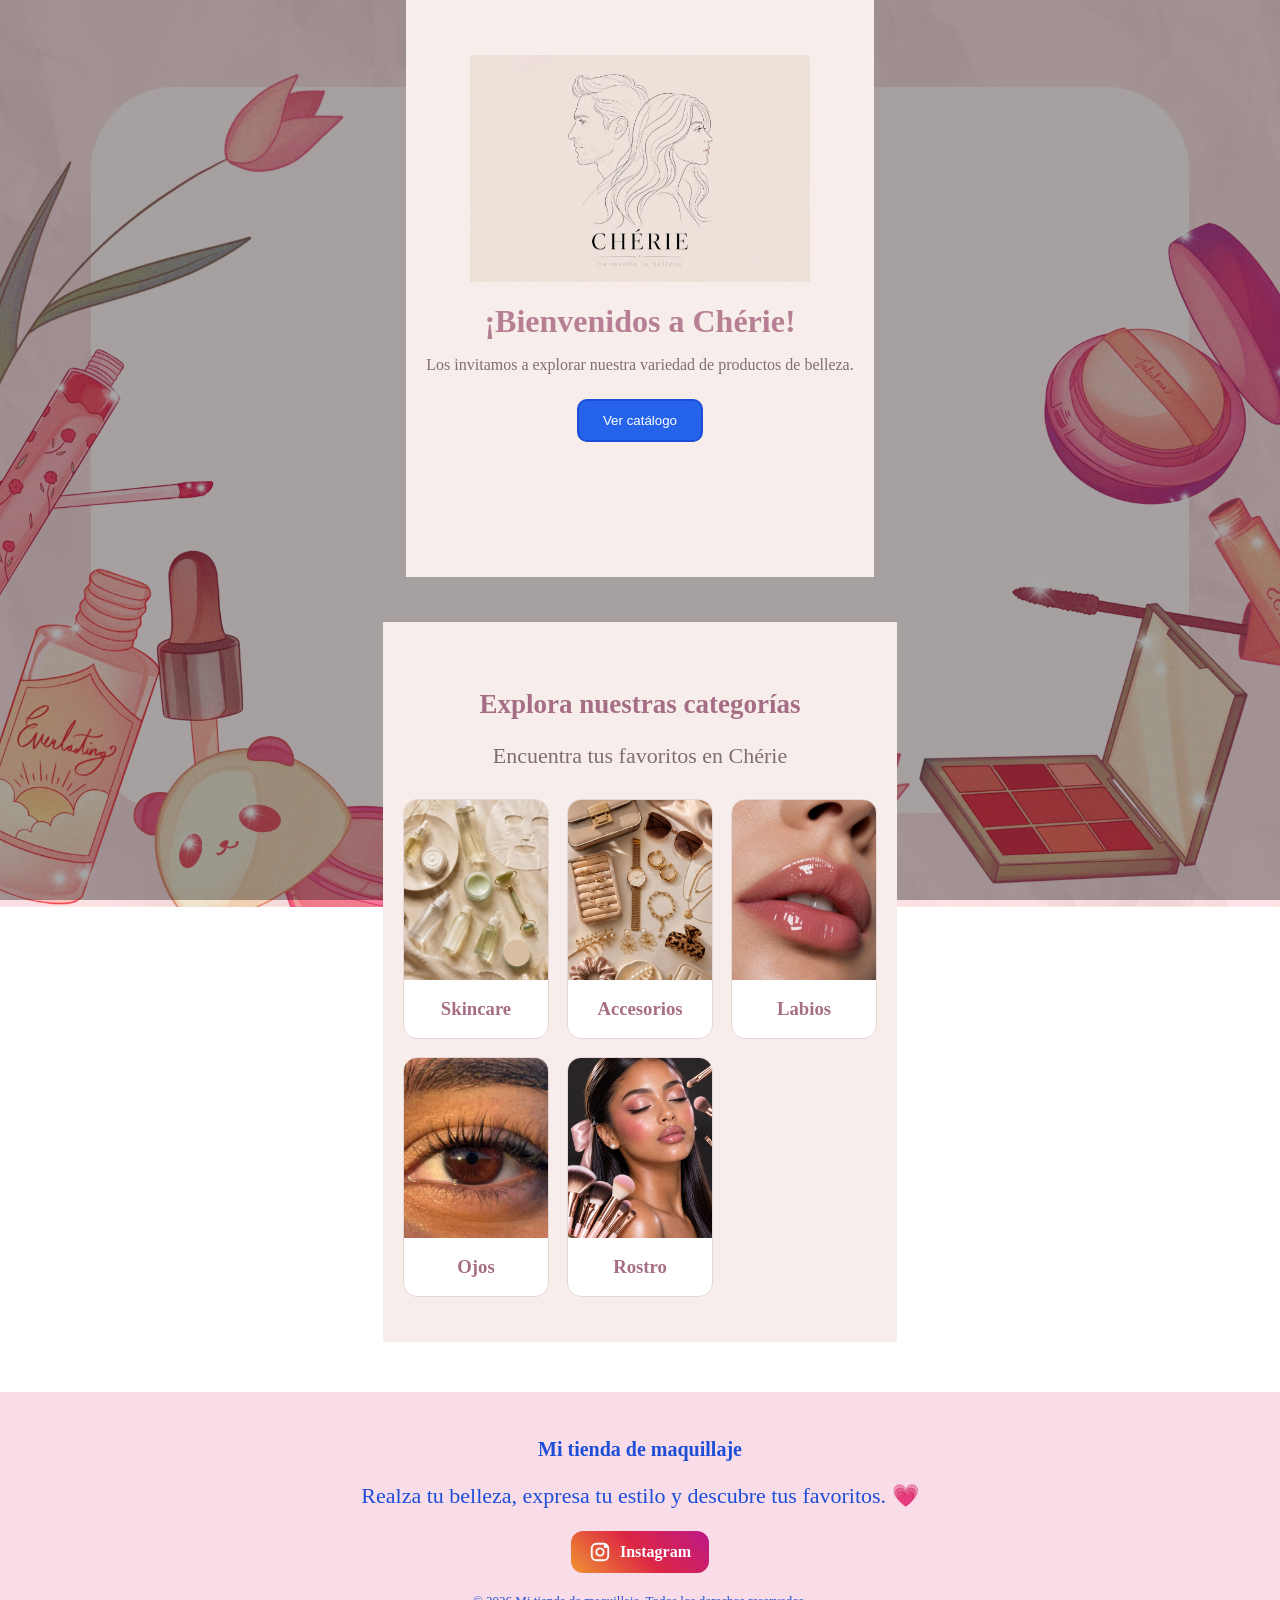
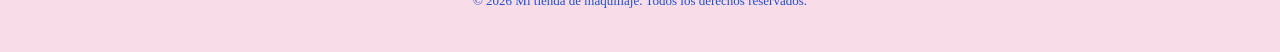
<file: index.html>
<!DOCTYPE html>
<html>

<head>
   <meta charset="UTF-8">
    <meta name="viewport" content="width=device-width, initial-scale=1.0">
    <title>Mi tienda de maquillaje</title>
    <link rel="stylesheet" href="style.css">
</head>

<body>

    <div class="bienvenida">
       <img src="./Cherie.jpeg" class="logo-tienda" alt="Logo de Chérie">
        <h1>¡Bienvenidos a Chérie!</h1>
        <p>Los invitamos a explorar nuestra variedad de productos de belleza.</p>
        <a href="catálogo.html"><button>Ver catálogo</button></a>
    </div>

<section class="categorias">

    <h2>Explora nuestras categorías</h2>

    <p>Encuentra tus favoritos en Chérie</p>

   <div class="grid-categorias">

    <div class="tarjeta-categoria" onclick="window.location.href='catálogo.html?categoria=skincare'">
        <img src="imágenes/skincare.jpeg" alt="Skincare">
        <h3>Skincare</h3>
    </div>

    <div class="tarjeta-categoria" onclick="window.location.href='catálogo.html?categoria=accesorios'">
        <img src="imágenes/accesorios.jpeg" alt="Accesorios">
        <h3>Accesorios</h3>
    </div>

    <div class="tarjeta-categoria" onclick="window.location.href='catálogo.html?categoria=labios'">
        <img src="imágenes/labios.jpeg" alt="Labios">
        <h3>Labios</h3>
    </div>

    <div class="tarjeta-categoria" onclick="window.location.href='catálogo.html?categoria=ojos'">
        <img src="imágenes/ojos.jpeg" alt="Ojos">
        <h3>Ojos</h3>
    </div>

    <div class="tarjeta-categoria" onclick="window.location.href='catálogo.html?categoria=rostro'">
        <img src="imágenes/rostro.jpeg" alt="Rostro">
        <h3>Rostro</h3>
    </div>

    </div>

</section>

    <script src="script.js"></script>

<footer class="pie-pagina">

    <h2>Mi tienda de maquillaje</h2>

    <p>Realza tu belleza, expresa tu estilo y descubre tus favoritos. 💗</p>

<div class="redes-sociales">
    <a href="https://www.instagram.com/cherie_style._/" target="_blank" rel="noopener noreferrer">

        <svg xmlns="http://www.w3.org/2000/svg"
             width="22"
             height="22"
             viewBox="0 0 24 24"
             fill="none"
             stroke="currentColor"
             stroke-width="2"
             stroke-linecap="round"
             stroke-linejoin="round">

            <rect x="3" y="3" width="18" height="18" rx="5"/>
            <circle cx="12" cy="12" r="4"/>
            <circle cx="18" cy="6" r="1"/>

        </svg>

        <span>Instagram</span>

    </a>
</div>

    <p class="derechos">
        © 2026 Mi tienda de maquillaje.
        Todos los derechos reservados.
    </p>

</footer>

</body>

</html>
</file>
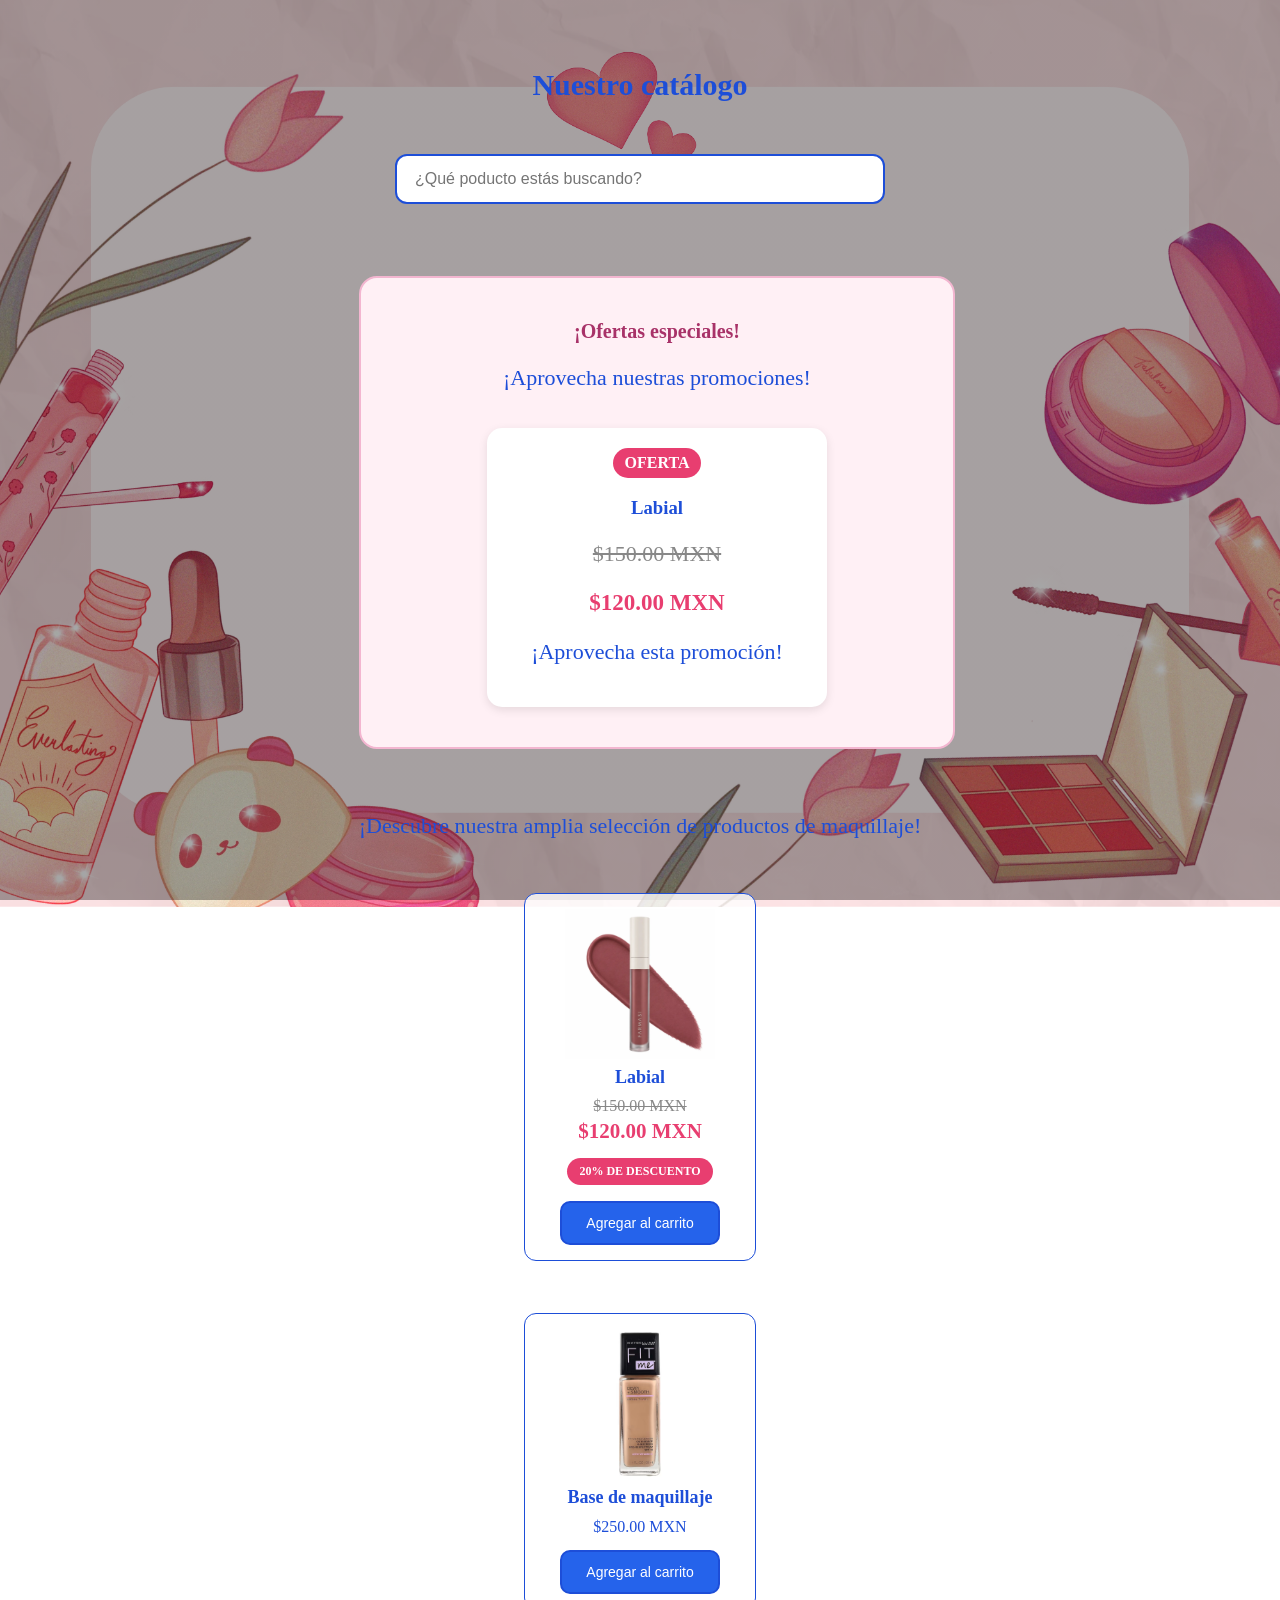
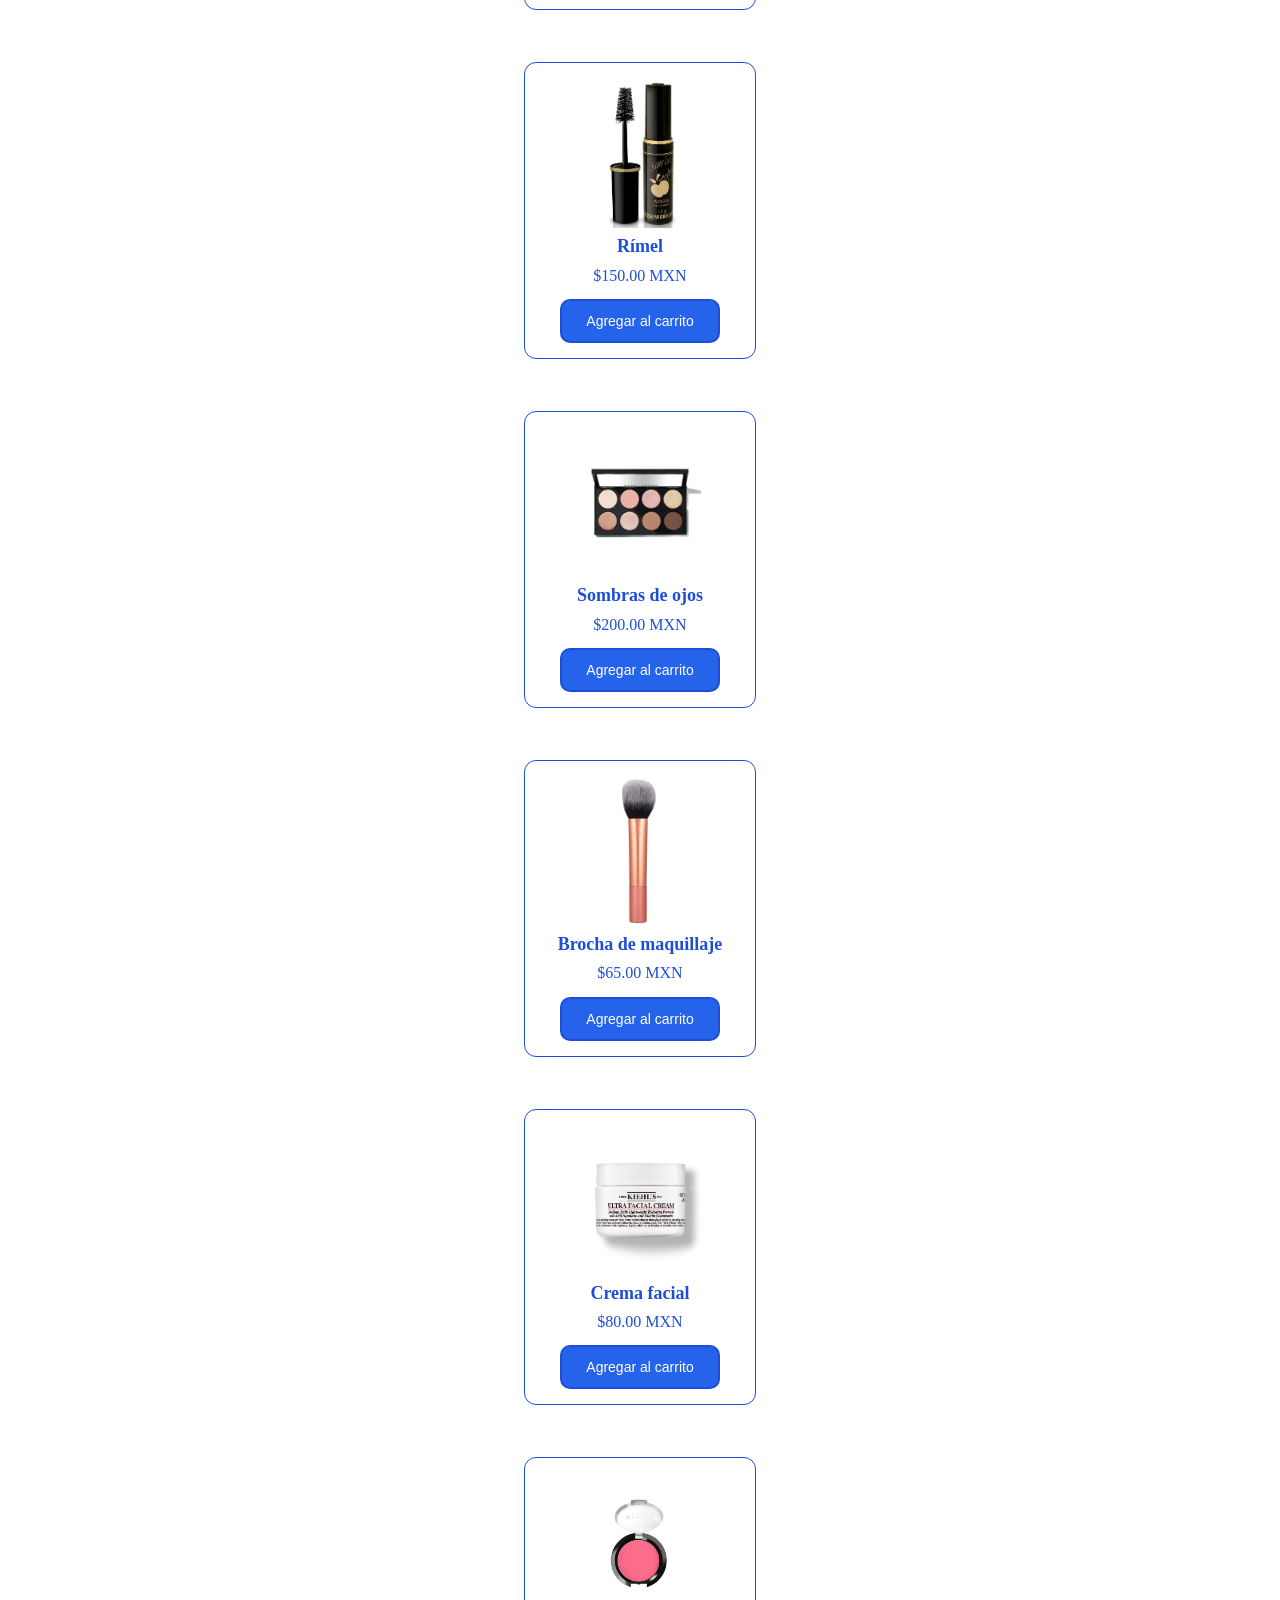
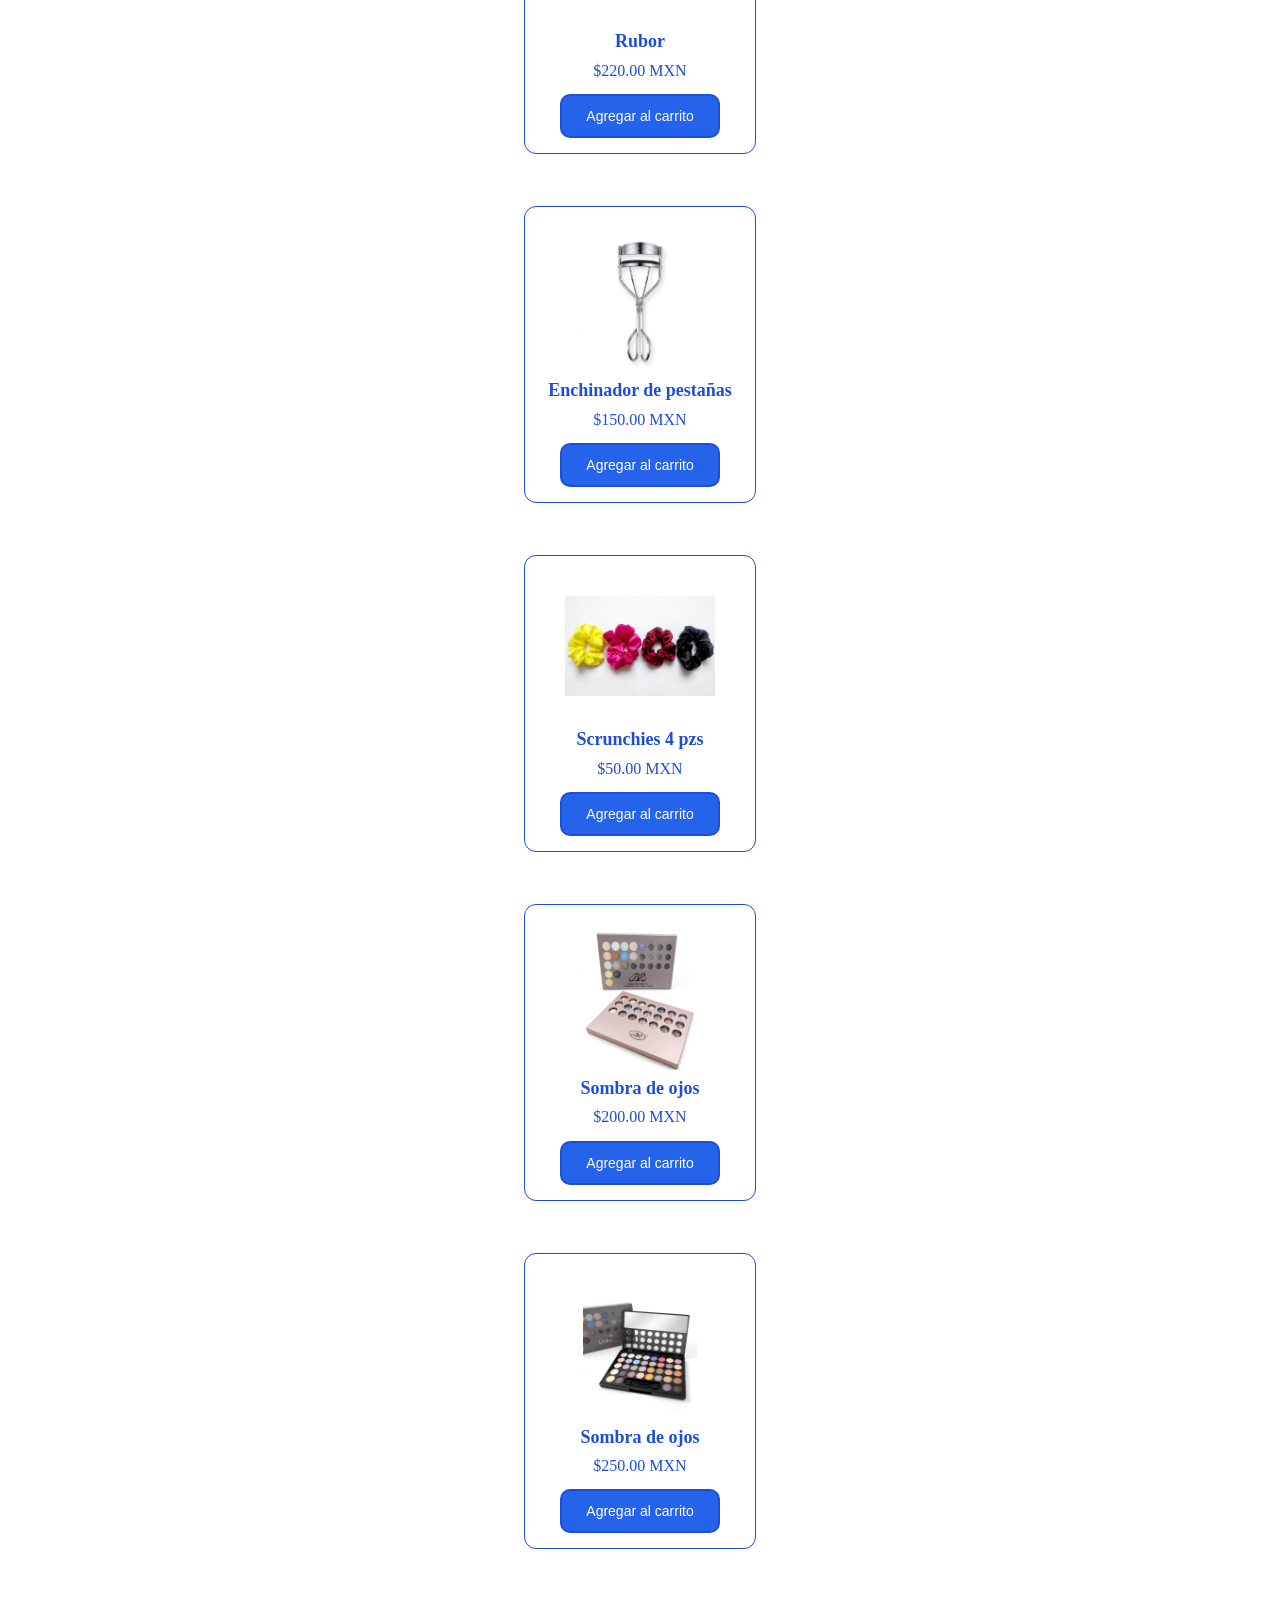
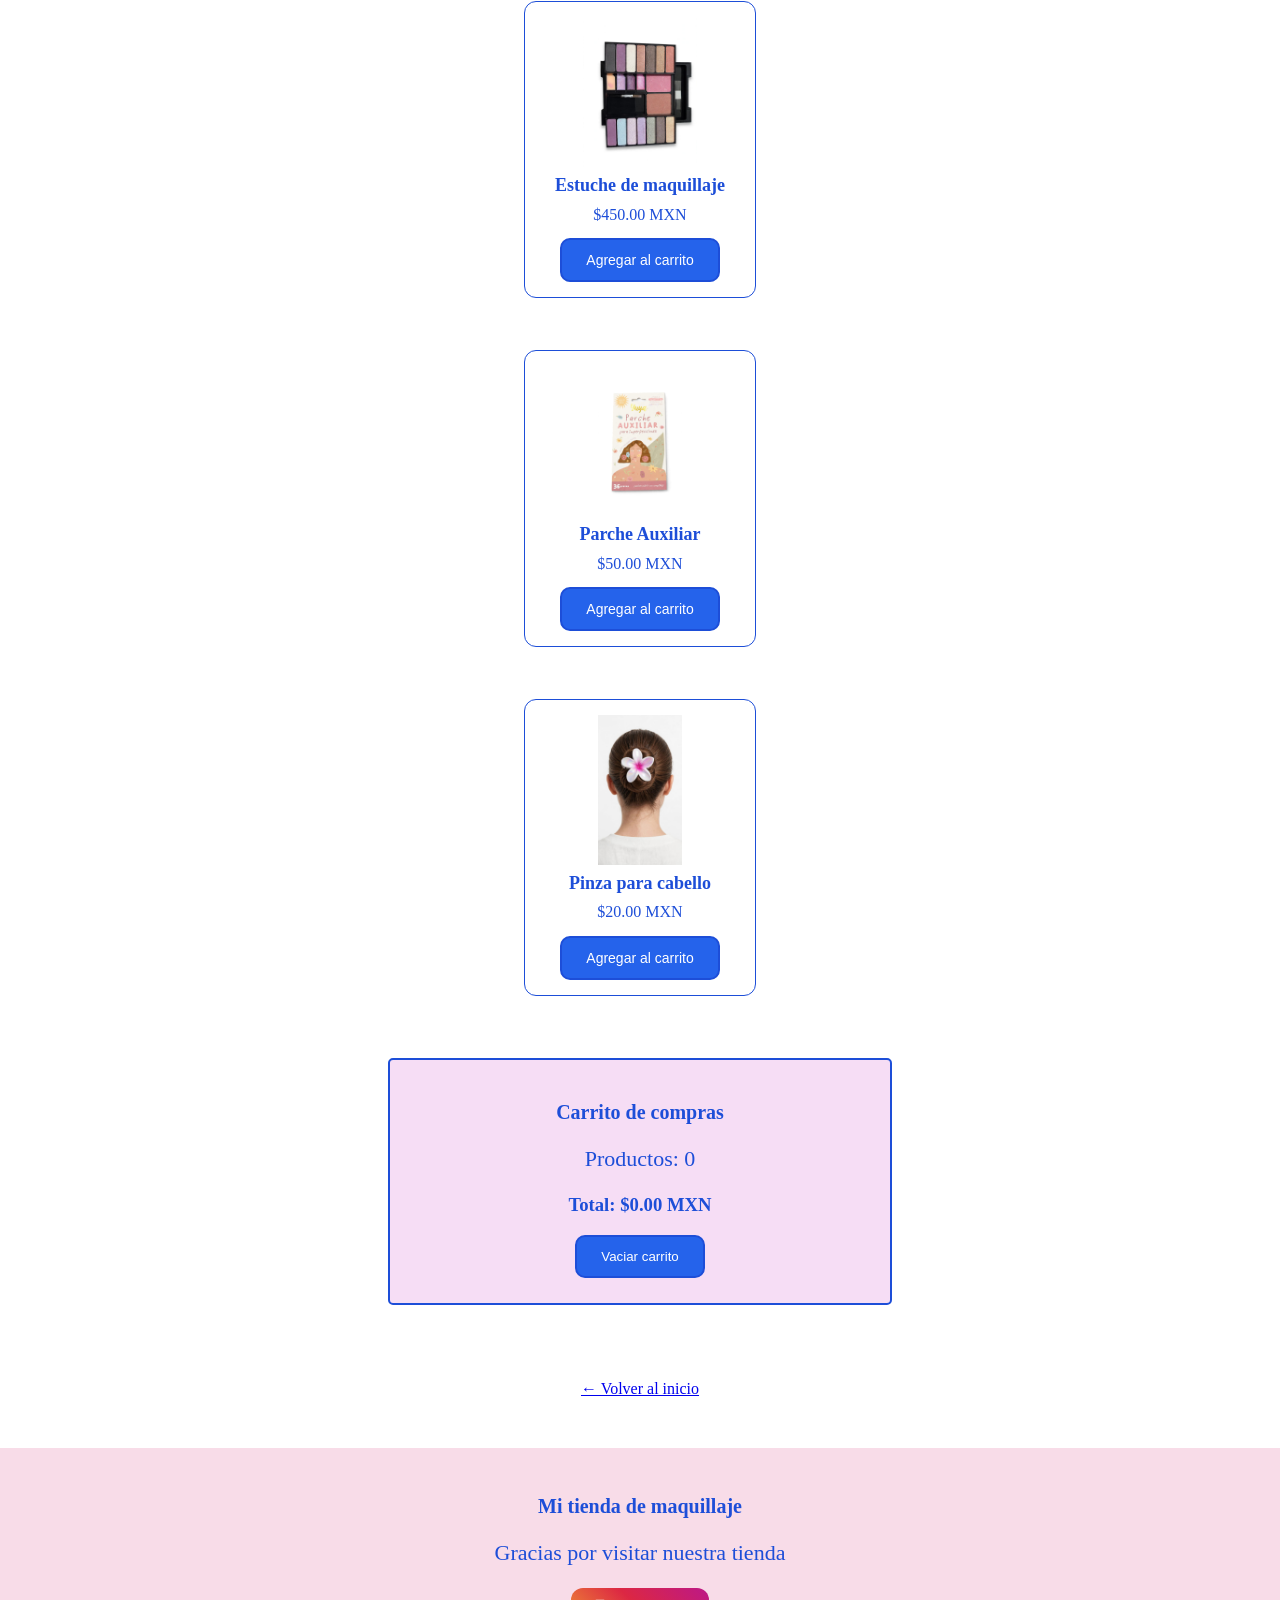
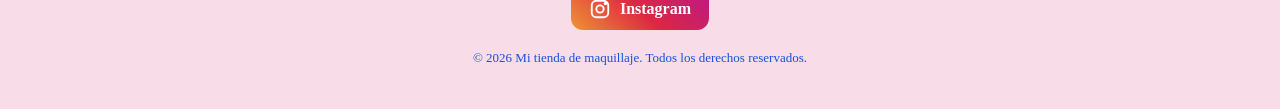
<file: catálogo.html>
<!DOCTYPE html>
<html lang="es">

<head>
    <meta charset="UTF-8">
    <meta name="viewport" content="width=device-width, initial-scale=1.0">
    <title>Catálogo de productos - Mi tienda de maquillaje</title>
   <link rel="stylesheet" href="style.css">
    <script src="script.js" defer></script>
</head>

<body>

    <div class="contenedor">
        <h1>Nuestro catálogo</h1>
        <div class="buscador">
            <input 
            type="text"
            id="buscarProducto"
            placeholder="¿Qué poducto estás buscando?"
            autocomplete="off">
    </div>

     <section class="ofertas">

    <h2>  ¡Ofertas especiales!  </h2>

    <p>¡Aprovecha nuestras promociones!</p>

    <div class="oferta-producto">
        <span class="etiqueta-oferta">OFERTA</span>

        <h3>Labial</h3>

        <p class="precio-anterior">$150.00 MXN</p>

        <p class="precio-oferta">$120.00 MXN</p>

        <p>¡Aprovecha esta promoción!</p>
    </div>

</section>

        <p>¡Descubre nuestra amplia selección de productos de maquillaje!</p>

<div class="productos" data-categoria="labios">
           <img src="labial.webp" alt="Labial">
           <h3>Labial</h3>
              <p class="precio-anterior">$150.00 MXN</p>
              <p class="precio-oferta">$120.00 MXN</p>
              <span class="etiqueta-oferta">20% DE DESCUENTO </span>
            <button onclick="agregarAlCarrito('Labial', 120.00)">Agregar al carrito</button>
</div>

 <div class="productos" data-categoria="rostro">
           <img src="base.avif" alt="Base de maquillaje">
           <h3>Base de maquillaje</h3>
              <p>$250.00 MXN</p>
            <button onclick="agregarAlCarrito('Base de maquillaje', 250.00)">Agregar al carrito</button>
 </div>

 <div class="productos" data-categoria="ojos">
           <img src="rimel.jpg" alt="Rímel">
           <h3>Rímel</h3>
            <p>$150.00 MXN</p>
           <button onclick="agregarAlCarrito('Rímel', 150.00)">Agregar al carrito</button>
             
</div>

 <div class="productos" data-categoria="ojos">
           <img src="sombras.webp" alt="Sombras de ojos">
           <h3>Sombras de ojos</h3>
              <p>$200.00 MXN</p>
            <button onclick="agregarAlCarrito('Sombras de ojos', 200.00)">Agregar al carrito</button>
 </div>

 <div class="productos" data-categoria="accesorios">
             <img src="./imágenes/brocha.avif" alt="Brocha de maquillaje">
             <h3>Brocha de maquillaje</h3>
             <p>$65.00 MXN</p>
    <button onclick="agregarAlCarrito('Brocha de maquillaje', 65.00)">Agregar al carrito</button>
 </div>

<div class="productos" data-categoria="skincare">
            <img src="imágenes/crema facial.avif" alt="Crema facial">
            <h3>Crema facial</h3>
            <p>$80.00 MXN</p>
             <button onclick="agregarAlCarrito('Crema facial', 80.00)">Agregar al carrito</button>
</div>

<div class="productos" data-categoria="rostro">
            <img src="imágenes/rubor.jpg" alt="rubor">
            <h3>Rubor</h3>
            <p>$220.00 MXN</p>
             <button onclick="agregarAlCarrito('Rubor', 220.00)">Agregar al carrito</button>
</div>

<div class="productos" data-categoria="accesorios">
            <img src="imágenes/enchinador de pestañas.jpeg" alt="Enchinador de Pestañas">
            <h3>Enchinador de pestañas</h3>
            <p>$150.00 MXN</p>
            <button onclick="agregarAlCarrito('Enchinador de pestañas', 150.00)">Agregar al carrito</button>
</div>

<div class="productos" data-categoria="accesorios">
            <img src="imágenes/donas para pelo.jpeg" alt="Donas para pelo">
            <h3>Scrunchies 4 pzs</h3>
            <p>$50.00 MXN</p>
            <button onclick="agregarAlCarrito('Scrunchies', 50.00)">Agregar al carrito</button>
</div>

<div class="productos" data-categoria="ojos">
    <img src="imágenes/paleta de colores 2.jpeg" alt="Sombra de ojos">
    <h3>Sombra de ojos</h3>
    <p>$200.00 MXN</p>
    <button onclick="agregarAlCarrito('Sombra de ojos', 200.00)">Agregar al carrito</button>
</div>

<div class="productos" data-categoria="ojos">
    <img src="imágenes/paleta de colores 3.jpeg" alt="Sombra de ojos">
    <h3>Sombra de ojos</h3>
    <p>$250.00 MXN</p>
    <button onclick="agregarAlCarrito('Sombra de ojos', 250.00)">Agregar al carrito</button>
</div>

<div class="productos" data-categoria="rostro">
    <img src="imágenes/paleta de colores.jpeg" alt="Estuche de maquillaje">
    <h3>Estuche de maquillaje</h3>
    <p>$450.00 MXN</p>
    <button onclick="agregarAlCarrito('Estuche de maquillaje', 450.00)">Agregar al carrito</button>
</div>

<div class="productos" data-categoria="rostro">
    <img src="imágenes/parche auxiliar.jpeg" alt="Parche auxiliar">
    <h3>Parche Auxiliar</h3>
    <p>$50.00 MXN</p>
    <button onclick="agregarAlCarrito('Parche Auxiliar', 50.00)">Agregar al carrito</button>
</div>

<div class="productos" data-categoria="accesorios">
    <img src="imágenes/pinza para cabello.jpeg" alt="Pinza para cabello">
    <h3>Pinza para cabello</h3>
    <p>$20.00 MXN</p>
    <button onclick="agregarAlCarrito('Pinza para cabello', 20.00)">Agregar al carrito</button>
</div>



<section class="carrito">
    <h2>Carrito de compras</h2>

    <p>Productos: <span id="contador">0</span></p>

 <div id="carrito"></div>

    <h3>Total: $<span id="total">0.00</span> MXN</h3>

    <button onclick="vaciarCarrito()">Vaciar carrito</button>
</section>
</div>

<div class="volver-inicio">
    <a href="index.html">← Volver al inicio</a>
</div>

<footer class="pie-pagina">

    <h2>Mi tienda de maquillaje</h2>

    <p>Gracias por visitar nuestra tienda </p>

    <div class="redes-sociales">
    <a href="https://www.instagram.com/cherie_style._/" target="_blank" rel="noopener noreferrer">

        <svg xmlns="http://www.w3.org/2000/svg"
             width="22"
             height="22"
             viewBox="0 0 24 24"
             fill="none"
             stroke="currentColor"
             stroke-width="2"
             stroke-linecap="round"
             stroke-linejoin="round">

            <rect x="3" y="3" width="18" height="18" rx="5"/>
            <circle cx="12" cy="12" r="4"/>
            <circle cx="18" cy="6" r="1"/>

        </svg>

        <span>Instagram</span>

    </a>
</div>

    <p class="derechos">
        © 2026 Mi tienda de maquillaje.
        Todos los derechos reservados.
    </p>

</footer>

</body>

</html>
</file>
<file: style.css>
body {
    
    margin: 0;
    min-height: 100vh;
    background-image:
    linear-gradient(rgba(0, 0, 0, 0.35), rgba(0, 0, 0, 0.35)),
    url("Tarjeta Agradecimiento para cliente Belleza Maquillaje Rosado Makeup.png");

    background-size: cover;
    background-position: center center;
    background-repeat: no-repeat;
    background-attachment: fixed;

    color: #1d4ed8;

    text-align: center;
    display: grid;
    place-items: center;
  
}
h1 {
    color: #1d4ed8;
    font-size: 30px;
}
p {
    font-size: 22px;
    color: #1d4ed8;
}
h2 {
    color: #1d4ed8;
    font-size: 20px;
}
button {
    background-color: #2563eb;
    color: white;
    border: 2px solid #1d4ed8;
    padding: 12px 24px;
    border-radius: 10px;
    cursor: pointer;
}
.contenedor {
    min-height: 100vh;
    display: flex;
    flex-direction: column;
    justify-content: flex-start;
    align-items: center;
    gap: 12px;
    padding: 40px 20px;
    box-sizing: border-box;
}
.productos img {
    width: 150px;
    height: 150px;
    object-fit: contain;
    display: block;
    margin: auto;
    object-fit: contain;
}
.productos {
    display: inline-block;
    vertical-align: top;
    width: 200px;
    margin: 20px;
    padding: 15px;
    text-align: center;
    border: 1px solid #1d4ed8;
    border-radius: 12px;
    background-color: rgba(255, 255, 255, 0.8);
}
.carrito {
    background-color: rgba(244, 213, 243, 0.8);
    color: #1d4ed8;
    border: 2px solid #1d4ed8;
    padding: 25px;
    margin: 30px auto;
    width: 80%;
    max-width: 600px;
    border-radius: 5px;
    cursor: pointer;
    text-align: center;
}
.carrito-button {
    background-color: #2563eb;
    color: white;
    border: 2px solid #1d4ed8;
    padding: 8px 12px;
    border-radius: 8px;
    cursor: pointer;
}
.productos h3 {
    font-size: 18px;
    margin: 8px 0;
    line-height: 1.2;
}

.productos p {
    font-size: 16px;
    margin: 6px 0;
    line-height: 1.2;
}

.productos button {
    margin-top: 8px;
    font-size: 14px;
}

.productos {
    line-height: normal;
}

.contenedor {
    margin-top: 8px;
    margin-bottom: 5px;
}
.buscador {
    margin: 20px auto;
    text-align: center;
}
.buscador input {
    max-width: 400px;
    padding: 12px;
    width: 80%;
    border: 2px solid #1d4ed8;
    border-radius: 10px;
    font-size: 16px;
    outline: none;
}


@media screen and (max-width: 600px) {

    /* Ajustes generales */
    * {
        box-sizing: border-box;
    }

    body {
        display: block;
        width: 100%;
        min-height: 100vh;
        background-size: cover;
        background-repeat: no-repeat;
        background-attachment: scroll;
        background-position: center center;
        text-align: center;
    }

    /* Contenedor principal */
    .contenedor {
        width: 100%;
        min-height: 100vh;
        padding: 25px 15px;
        gap: 12px;
        justify-content: flex-start;
    }

    /* Títulos */
    h1 {
        font-size: 25px;
    }

    h2 {
        font-size: 20px;
    }

    /* Párrafos */
    p {
        font-size: 16px;
    }

    /* Productos */
    .productos {
        display: block;
        width: 100%;
        max-width: 320px;
        margin: 15px auto;
        padding: 15px;
    }

    /* Imágenes de productos */
    .productos img {
        width: 100%;
        max-width: 180px;
        height: 160px;
        object-fit: contain;
    }

    /* Botones */
    button {
        max-width: 100%;
        padding: 12px 18px;
        font-size: 15px;
    }

    /* Carrito */
    .carrito {
        width: calc(100% - 24px);
        max-width: 500px;
        margin: 20px auto;
        padding: 18px 12px;
    }

    /* Buscador */
    .buscador input {
        width: 90%;
        max-width: 400px;
        font-size: 16px;
    }
}

/* BUSCADOR */

.buscador {
    width: 100%;
    margin: 20px auto 30px;
    text-align: center;
}

.buscador input {
    width: 85%;
    max-width: 450px;
    padding: 14px 18px;
    border: 2px solid #1d4ed8;
    border-radius: 12px;
    font-size: 16px;
    background-color: white;
    color: #333;
}

.buscador input:focus {
    outline: none;
    border-color: #2563eb;
    box-shadow: 0 0 8px rgba(37, 99, 235, 0.3);
}
/* PIE DE PÁGINA */

.pie-pagina {
    width: 100%;
    margin-top: 50px;
    padding: 30px 15px;
    background-color: #f8dce8;
    color: #63384e;
    text-align: center;
}

.pie-pagina h2 {
    margin-bottom: 10px;
}

.redes-sociales {
    margin: 15px 0;
}

.redes-sociales a {
    display: inline-flex;
    align-items: center;
    justify-content: center;
    gap: 9px;
    padding: 10px 18px;
    color: white;
    background: linear-gradient(45deg, #f09433, #dc2743, #bc1888);
    border-radius: 12px;
    text-decoration: none;
    font-weight: bold;
    transition: transform 0.3s, box-shadow 0.3s;
}

.redes-sociales a:hover {
    transform: scale(1.06);
    box-shadow: 0 4px 12px rgba(0,0,0,0.2);
}

.redes-sociales svg {
    flex-shrink: 0;
}

.derechos {
    margin-top: 20px;
    font-size: 13px;
}
/* MISMO DISEÑO DE FOOTER EN TODAS LAS PÁGINAS */

.pie-pagina {
    width: 100vw;
    max-width: 100vw;
    box-sizing: border-box;
    position: relative;
    left: 50%;
    transform: translateX(-50%);
}
/* SECCIÓN DE OFERTAS */

.ofertas {
    width: 100%;
    max-width: 750px;
    margin: 30px auto;
    padding: 25px 15px;
    background-color: #fff0f5;
    border: 2px solid #f3b6d0;
    border-radius: 18px;
    text-align: center;
}

.ofertas h2 {
    color: #a83268;
}

.oferta-producto {
    position: relative;
    display: inline-block;
    width: 90%;
    max-width: 300px;
    margin: 15px auto;
    padding: 20px;
    background-color: white;
    border-radius: 15px;
    box-shadow: 0 3px 10px rgba(0,0,0,0.10);
}

.etiqueta-oferta {
    display: inline-block;
    padding: 6px 12px;
    background-color: #e83e70;
    color: white;
    border-radius: 20px;
    font-weight: bold;
}

.precio-anterior {
    color: #888;
    text-decoration: line-through;
}

.precio-oferta {
    color: #e83e70;
    font-size: 23px;
    font-weight: bold;
}
/* PRECIOS DE PRODUCTOS */

.productos .precio-anterior {
    color: #888;
    text-decoration: line-through;
    margin-bottom: 4px;
}

.productos .precio-oferta {
    color: #e83e70;
    font-size: 21px;
    font-weight: bold;
    margin-top: 4px;
}

.productos .etiqueta-oferta {
    display: inline-block;
    margin: 8px;
    padding: 6px 12px;
    background-color: #e83e70;
    color: white;
    border-radius: 20px;
    font-size: 12px;
    font-weight: bold;
}

/* SOLO PARA LA BIENVENIDA */

.bienvenida {
    text-align: center;
    padding: 55px 20px 85px;
    background-color: #F7EDEB;
}

.bienvenida .logo-tienda {
    width: 340px;
    max-width: 90%;
    height: auto;
    display: block;
    margin: 0 auto 10px;
    mix-blend-mode: multiply;
}

.bienvenida a {
    display: inline-block;
    margin-bottom: 50px;
}

.bienvenida h1 {
    color: #B77F93;
    font-size: 32px;
    margin-bottom: 15px;
}

.bienvenida p {
    color: #806F70;
    font-size: 16px;
    margin-bottom: 25px;
}

/* CATEGORIAS DE CHÉRIE */

.categorias {
    padding: 45px 20px;
    background-color: #F7EDEB;
    text-align: center;
}

.categorias h2 {
    color: #A66E85;
    font-size: 27px;
}

.categorias > p {
    color: #806F70;
    margin-bottom: 30px;
}

.grid-categorias {
    display: grid;
    grid-template-columns: repeat(3, 1fr);
    gap: 18px;
    max-width: 950px;
    margin: auto;
}

.tarjeta-categoria {
    background-color: #FFFFFF;
    border: 1px solid #E8D5D9;
    border-radius: 14px;
    padding: 35px 10px;
    transition: 0.3s;
}

.tarjeta-categoria:hover {
    transform: translateY(-5px);
    background-color: #F3E2E7;
}

.tarjeta-categoria h3 {
    color: #A66E85;
    margin: 0;
}

@media (max-width: 600px) {
    .grid-categorias {
        grid-template-columns: repeat(2, 1fr);
    }
}

/* IMÁGENES DE LAS CATEGORÍAS */

.tarjeta-categoria {
    padding: 0;
    overflow: hidden;
}

.tarjeta-categoria img {
    width: 100%;
    height: 180px;
    object-fit: cover;
    display: block;
}

.tarjeta-categoria h3 {
    padding: 18px 10px;
    margin: 0;
}

.bienvenida + .categorias {
    margin-top: 45px;
}

/* AJUSTES PARA CELULARES */
@media screen and (max-width: 600px) {

    /* LOGO */
    .bienvenida .logo-tienda {
        width: 220px;
        max-width: 85%;
    }

    .bienvenida {
        padding: 30px 15px 45px;
    }

    .bienvenida h1 {
        font-size: 24px;
    }

    /* CATEGORÍAS */
    .grid-categorias {
        grid-template-columns: repeat(2, minmax(0, 1fr));
        gap: 12px;
    }

    .tarjeta-categoria img {
        height: 110px;
    }

    .tarjeta-categoria h3 {
        font-size: 15px;
        padding: 12px 5px;
    }

    /* PRODUCTOS */
    .productos {
        box-sizing: border-box;
        max-width: 100%;
        min-width: 0;
    }

    .productos img {
        display: block;
        width: 100%;
        max-width: 140px;
        height: 130px;
        object-fit: contain;
        margin: 0 auto;
    }

    .productos h3 {
        font-size: 16px;
    }

    .productos p {
        font-size: 14px;
    }

    .productos button {
        font-size: 13px;
    }
}
</file>
